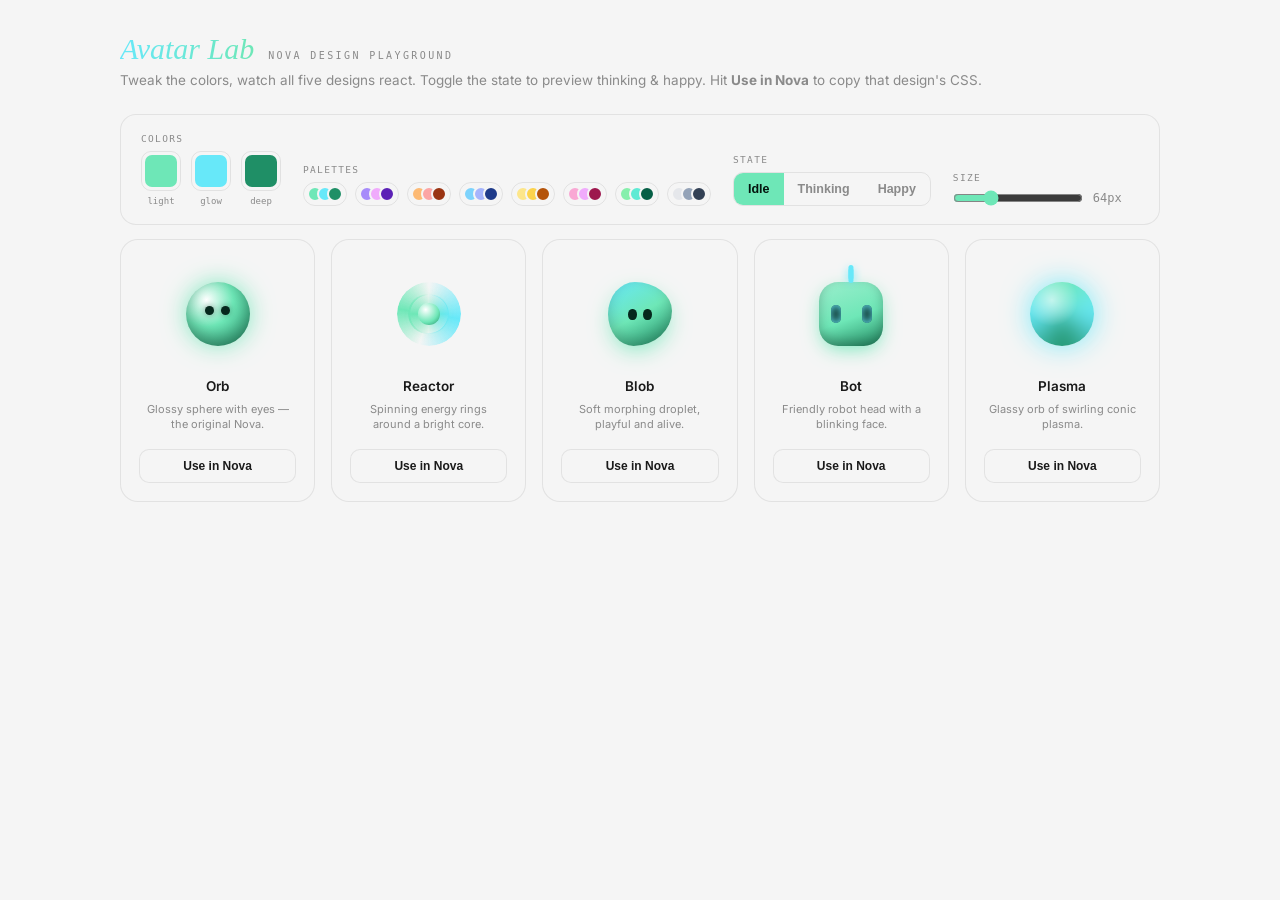
<file: avatar-lab.html>
<!DOCTYPE html>
<html lang="en">
<head>
<meta charset="UTF-8" />
<meta name="viewport" content="width=device-width, initial-scale=1.0" />
<title>Avatar Lab · Nova</title>
<!-- ============================================================
 * AVATAR LAB — local playground for the Nova avatar.
 * Pick colors, try 5 designs, preview idle / thinking / happy,
 * then "Use in Nova" copies the exact CSS for that design.
 * Pure HTML/CSS/JS, no build step. Serve locally and open.
 * ============================================================ -->
<style>
@import url('https://fonts.googleapis.com/css2?family=Inter:wght@400;500;600;700&display=swap');
* { box-sizing: border-box; margin: 0; padding: 0; }
:root {
  --c1: #6EE7B7;   /* primary / light */
  --c2: #67E8F9;   /* secondary / glow */
  --c3: #1f8f66;   /* deep / shadow   */
  --bg: #F5F5F5; --fg: #1A1A1A; --muted: #8A8A8A; --line: rgba(0,0,0,0.08);
}
html, body { background: #F5F5F5; }
body { font-family: 'Inter', -apple-system, BlinkMacSystemFont, system-ui, sans-serif; color: #1A1A1A; min-height: 100vh; }

.shell { max-width: 1080px; margin: 0 auto; padding: 32px 20px 80px; }
header { display: flex; align-items: baseline; gap: 14px; margin-bottom: 6px; }
header h1 { font-family: 'Times New Roman', Georgia, serif; font-style: italic; font-weight: 500; font-size: 30px;
  background: linear-gradient(90deg, var(--c2), var(--c1)); -webkit-background-clip: text; background-clip: text; -webkit-text-fill-color: transparent; }
header .role { font-family: ui-monospace, monospace; font-size: 10px; letter-spacing: .24em; text-transform: uppercase; color: var(--muted); }
.sub { color: var(--muted); font-size: 13.5px; margin-bottom: 26px; }

/* ---------- control bar ---------- */
.controls { display: flex; flex-wrap: wrap; gap: 22px; align-items: flex-end;
  background: rgba(255,255,255,.03); border: 1px solid rgba(0,0,0,0.08); border-radius: 16px; padding: 18px 20px; margin-bottom: 14px; }
.ctl { display: flex; flex-direction: column; gap: 7px; }
.ctl > label { font-family: ui-monospace, monospace; font-size: 9.5px; letter-spacing: .14em; text-transform: uppercase; color: var(--muted); }
.swatches { display: flex; gap: 10px; }
.swatch { display: flex; flex-direction: column; align-items: center; gap: 5px; }
.swatch input[type=color] { width: 40px; height: 40px; padding: 0; border: 1px solid rgba(0,0,0,0.08); border-radius: 10px; background: none; cursor: pointer; }
.swatch input[type=color]::-webkit-color-swatch-wrapper { padding: 3px; }
.swatch input[type=color]::-webkit-color-swatch { border: none; border-radius: 7px; }
.swatch span { font-size: 9px; color: var(--muted); font-family: ui-monospace, monospace; }

.seg { display: inline-flex; border: 1px solid rgba(0,0,0,0.08); border-radius: 10px; overflow: hidden; }
.seg button { border: 0; background: transparent; color: var(--muted); padding: 9px 14px; cursor: pointer; font-size: 12.5px; font-weight: 600; }
.seg button.on { background: var(--c1); color: #04140d; }

.presets { display: flex; flex-wrap: wrap; gap: 8px; }
.preset { border: 1px solid rgba(0,0,0,0.08); border-radius: 999px; padding: 6px; cursor: pointer; background: none; display: flex; gap: 0; align-items: center; }
.preset i { width: 16px; height: 16px; border-radius: 50%; display: block; margin: -3px; border: 2px solid var(--bg); }
.preset:hover { border-color: var(--c1); }

.sizebar { display: flex; align-items: center; gap: 10px; }
.sizebar input[type=range] { accent-color: var(--c1); width: 130px; }

/* ---------- gallery ---------- */
.grid { display: grid; grid-template-columns: repeat(auto-fill, minmax(190px, 1fr)); gap: 16px; }
.card { position: relative; background: rgba(255,255,255,.025); border: 1px solid rgba(0,0,0,0.08); border-radius: 18px;
  padding: 26px 18px 18px; display: flex; flex-direction: column; align-items: center; gap: 16px; min-height: 230px; transition: border-color .2s, transform .2s; }
.card:hover { border-color: color-mix(in srgb, var(--c1) 50%, transparent); transform: translateY(-2px); }
.stage { height: 96px; display: flex; align-items: center; justify-content: center; }
.card .name { font-size: 13.5px; font-weight: 600; }
.card .desc { font-size: 11px; color: var(--muted); text-align: center; line-height: 1.4; margin-top: -8px; }
.use { margin-top: auto; border: 1px solid rgba(0,0,0,0.08); background: rgba(255,255,255,.03); color: #1A1A1A;
  font-size: 12px; font-weight: 600; padding: 9px 0; width: 100%; border-radius: 10px; cursor: pointer; transition: .15s; }
.use:hover { background: var(--c1); color: #04140d; border-color: var(--c1); }
.use.copied { background: var(--c1); color: #04140d; border-color: var(--c1); }

/* ============================================================
   AVATAR DESIGNS — all driven by --c1 / --c2 / --c3.
   Container <div class="av av--N" data-state="idle|think|happy">
   sized by --s (px). States toggled by data-state on the body.
   ============================================================ */
.av { --s: 64px; width: var(--s); height: var(--s); position: relative; flex-shrink: 0; }

/* 1 · ORB — the original Nova orb */
.av--orb { border-radius: 50%;
  background: radial-gradient(circle at 32% 28%, #ffffff, var(--c1) 42%, var(--c3) 100%);
  box-shadow: 0 0 26px -2px var(--c1), inset 0 -7px 16px rgba(0,0,0,.28);
  animation: floatY 4s ease-in-out infinite; }
.av--orb::before, .av--orb::after { content:''; position:absolute; top:38%; width:14%; height:14%; border-radius:50%;
  background:#06281d; box-shadow:0 0 6px rgba(0,0,0,.4); transition:height .15s; }
.av--orb::before { left:30%; } .av--orb::after { right:30%; }
[data-state=think] .av--orb { animation: floatY 1.1s ease-in-out infinite, glowPulse 1.1s ease-in-out infinite; }
[data-state=happy] .av--orb::before, [data-state=happy] .av--orb::after { height:6%; border-radius:0 0 9px 9px; }

/* 2 · REACTOR — spinning conic rings round a core */
.av--reactor { display:grid; place-items:center; animation: floatY 4.5s ease-in-out infinite; }
.av--reactor::before { content:''; position:absolute; inset:0; border-radius:50%;
  background: conic-gradient(from 0deg, transparent, var(--c2), transparent 55%, var(--c1), transparent);
  -webkit-mask: radial-gradient(closest-side, transparent 58%, #000 60%); mask: radial-gradient(closest-side, transparent 58%, #000 60%);
  animation: spin 6s linear infinite; }
.av--reactor::after { content:''; position:absolute; inset:18%; border-radius:50%;
  background: conic-gradient(from 180deg, transparent, var(--c1), transparent 50%, var(--c2), transparent);
  -webkit-mask: radial-gradient(closest-side, transparent 48%, #000 50%); mask: radial-gradient(closest-side, transparent 48%, #000 50%);
  animation: spin 3.4s linear infinite reverse; }
.av--reactor i { width:34%; height:34%; border-radius:50%; z-index:1;
  background: radial-gradient(circle at 35% 30%, #fff, var(--c1) 60%, var(--c3));
  box-shadow: 0 0 18px var(--c1); }
[data-state=think] .av--reactor::before { animation-duration: 1.6s; }
[data-state=think] .av--reactor::after { animation-duration: 1s; }
[data-state=happy] .av--reactor i { animation: pop .5s ease; }

/* 3 · BLOB — morphing gooey droplet with eyes */
.av--blob { background: linear-gradient(150deg, var(--c2), var(--c1) 50%, var(--c3));
  box-shadow: 0 8px 24px -6px var(--c1), inset 0 -6px 14px rgba(0,0,0,.2);
  border-radius: 42% 58% 60% 40% / 50% 45% 55% 50%;
  animation: morph 6s ease-in-out infinite, floatY 5s ease-in-out infinite; }
.av--blob::before, .av--blob::after { content:''; position:absolute; top:42%; width:13%; height:18%; border-radius:50%;
  background:#06281d; transition:height .15s; }
.av--blob::before { left:32%; } .av--blob::after { right:32%; }
[data-state=think] .av--blob { animation: morph 1.8s ease-in-out infinite, floatY 1.4s ease-in-out infinite; }
[data-state=happy] .av--blob::before, [data-state=happy] .av--blob::after { height:7%; top:46%; border-radius:0 0 8px 8px; }

/* 4 · BOT — friendly rounded robot head */
.av--bot { border-radius: 30%;
  background: linear-gradient(160deg, color-mix(in srgb, var(--c1) 70%, #fff), var(--c1) 55%, var(--c3));
  box-shadow: 0 6px 20px -4px var(--c1), inset 0 -5px 12px rgba(0,0,0,.25); animation: floatY 4s ease-in-out infinite; }
.av--bot::before { content:''; position:absolute; left:50%; top:-22%; transform:translateX(-50%);
  width:8%; height:24%; background:var(--c2); border-radius:99px; box-shadow:0 -3px 0 0 var(--c2), 0 0 10px var(--c2); }
.av--bot .face { position:absolute; inset:24% 18%; display:flex; align-items:center; justify-content:space-between; }
.av--bot .face b { width:24%; height:55%; border-radius:99px; background:#06281d; box-shadow:0 0 8px var(--c2) inset; transition:.15s; animation: blink 4.2s infinite; }
[data-state=think] .av--bot .face b { animation: blink 1.1s infinite; }
[data-state=happy] .av--bot .face b { height:24%; border-radius:0 0 99px 99px; }

/* 5 · PLASMA — glassy swirling conic plasma */
.av--plasma { border-radius:50%; overflow:hidden; isolation:isolate;
  box-shadow: 0 0 30px -2px var(--c2), inset 0 0 0 1.5px rgba(255,255,255,.25); animation: floatY 4.5s ease-in-out infinite; }
.av--plasma::before { content:''; position:absolute; inset:-40%;
  background: conic-gradient(from 0deg, var(--c1), var(--c2), var(--c3), var(--c2), var(--c1));
  filter: blur(10px); animation: spin 7s linear infinite; }
.av--plasma::after { content:''; position:absolute; inset:0; border-radius:50%;
  background: radial-gradient(circle at 34% 28%, rgba(255,255,255,.6), transparent 42%); }
[data-state=think] .av--plasma::before { animation-duration: 1.8s; }
[data-state=happy] .av--plasma { animation: floatY 4.5s ease-in-out infinite, pop .5s ease; }

/* ---------- shared keyframes ---------- */
@keyframes floatY { 0%,100%{ transform: translateY(0) } 50%{ transform: translateY(-7px) } }
@keyframes glowPulse { 0%,100%{ box-shadow: 0 0 26px -2px var(--c1) } 50%{ box-shadow: 0 0 40px 3px var(--c1) } }
@keyframes spin { to { transform: rotate(360deg) } }
@keyframes morph {
  0%,100%{ border-radius: 42% 58% 60% 40% / 50% 45% 55% 50% }
  33%{ border-radius: 60% 40% 45% 55% / 55% 55% 45% 45% }
  66%{ border-radius: 45% 55% 55% 45% / 42% 58% 42% 58% } }
@keyframes blink { 0%,92%,100%{ transform: scaleY(1) } 96%{ transform: scaleY(.1) } }
@keyframes pop { 0%{ transform: scale(1) } 40%{ transform: scale(1.18) } 100%{ transform: scale(1) } }

.toast { position: fixed; left: 50%; bottom: 26px; transform: translateX(-50%) translateY(20px);
  background: var(--c1); color: #04140d; font-weight: 700; font-size: 13px; padding: 11px 20px; border-radius: 999px;
  opacity: 0; pointer-events: none; transition: .25s; box-shadow: 0 10px 30px -6px var(--c1); }
.toast.show { opacity: 1; transform: translateX(-50%) translateY(0); }

@media (max-width: 560px){ .controls { gap: 16px; } }
</style>
</head>
<body data-state="idle">
  <div class="shell">
    <header>
      <h1>Avatar Lab</h1><span class="role">Nova design playground</span>
    </header>
    <p class="sub">Tweak the colors, watch all five designs react. Toggle the state to preview thinking & happy. Hit <b>Use in Nova</b> to copy that design's CSS.</p>

    <div class="controls">
      <div class="ctl">
        <label>Colors</label>
        <div class="swatches">
          <div class="swatch"><input id="c1" type="color" value="#6EE7B7"><span>light</span></div>
          <div class="swatch"><input id="c2" type="color" value="#67E8F9"><span>glow</span></div>
          <div class="swatch"><input id="c3" type="color" value="#1f8f66"><span>deep</span></div>
        </div>
      </div>

      <div class="ctl">
        <label>Palettes</label>
        <div class="presets" id="presets"></div>
      </div>

      <div class="ctl">
        <label>State</label>
        <div class="seg" id="stateSeg">
          <button data-state="idle" class="on">Idle</button>
          <button data-state="think">Thinking</button>
          <button data-state="happy">Happy</button>
        </div>
      </div>

      <div class="ctl">
        <label>Size</label>
        <div class="sizebar"><input id="size" type="range" min="44" max="120" value="64"><span id="sizeVal" style="font-size:12px;color:var(--muted);font-family:ui-monospace,monospace">64px</span></div>
      </div>
    </div>

    <div class="grid" id="grid"></div>
  </div>

  <div class="toast" id="toast">Copied!</div>

<script>
(function(){
  const root = document.documentElement;
  const body = document.body;

  const DESIGNS = [
    { id:'orb',     name:'Orb',     desc:'Glossy sphere with eyes — the original Nova.', html:'' },
    { id:'reactor', name:'Reactor', desc:'Spinning energy rings around a bright core.',   html:'<i></i>' },
    { id:'blob',    name:'Blob',    desc:'Soft morphing droplet, playful and alive.',     html:'' },
    { id:'bot',     name:'Bot',     desc:'Friendly robot head with a blinking face.',     html:'<div class="face"><b></b><b></b></div>' },
    { id:'plasma',  name:'Plasma',  desc:'Glassy orb of swirling conic plasma.',          html:'' },
  ];

  const PALETTES = [
    { c1:'#6EE7B7', c2:'#67E8F9', c3:'#1f8f66' }, // mint (default)
    { c1:'#A78BFA', c2:'#F0ABFC', c3:'#5B21B6' }, // violet
    { c1:'#FDBA74', c2:'#FCA5A5', c3:'#9A3412' }, // sunset
    { c1:'#7DD3FC', c2:'#A5B4FC', c3:'#1E3A8A' }, // ocean
    { c1:'#FDE68A', c2:'#FCD34D', c3:'#B45309' }, // gold
    { c1:'#F9A8D4', c2:'#F0ABFC', c3:'#9D174D' }, // bubblegum
    { c1:'#86EFAC', c2:'#5EEAD4', c3:'#065F46' }, // emerald
    { c1:'#E5E7EB', c2:'#94A3B8', c3:'#334155' }, // graphite
  ];

  // build gallery
  const grid = document.getElementById('grid');
  DESIGNS.forEach(d => {
    const card = document.createElement('div');
    card.className = 'card';
    card.innerHTML =
      '<div class="stage"><div class="av av--'+d.id+'">'+d.html+'</div></div>' +
      '<div class="name">'+d.name+'</div>' +
      '<div class="desc">'+d.desc+'</div>' +
      '<button class="use" data-id="'+d.id+'">Use in Nova</button>';
    grid.appendChild(card);
  });

  // build palette chips
  const presets = document.getElementById('presets');
  PALETTES.forEach(p => {
    const b = document.createElement('button');
    b.className = 'preset'; b.title = 'Apply palette';
    b.innerHTML = '<i style="background:'+p.c1+'"></i><i style="background:'+p.c2+'"></i><i style="background:'+p.c3+'"></i>';
    b.addEventListener('click', () => applyPalette(p));
    presets.appendChild(b);
  });

  // colors
  const c1 = document.getElementById('c1'), c2 = document.getElementById('c2'), c3 = document.getElementById('c3');
  function syncColors(){ root.style.setProperty('--c1', c1.value); root.style.setProperty('--c2', c2.value); root.style.setProperty('--c3', c3.value); }
  [c1,c2,c3].forEach(el => el.addEventListener('input', syncColors));
  function applyPalette(p){ c1.value=p.c1; c2.value=p.c2; c3.value=p.c3; syncColors(); }
  syncColors();

  // size
  const size = document.getElementById('size'), sizeVal = document.getElementById('sizeVal');
  function syncSize(){ document.querySelectorAll('.av').forEach(a => a.style.setProperty('--s', size.value+'px')); sizeVal.textContent = size.value+'px'; }
  size.addEventListener('input', syncSize); syncSize();

  // state
  document.getElementById('stateSeg').addEventListener('click', e => {
    const btn = e.target.closest('button'); if (!btn) return;
    body.dataset.state = btn.dataset.state;
    document.querySelectorAll('#stateSeg button').forEach(b => b.classList.toggle('on', b === btn));
  });

  // ---- "Use in Nova": copy the chosen design's CSS, ready to paste ----
  const toast = document.getElementById('toast');
  function showToast(msg){ toast.textContent = msg; toast.classList.add('show'); setTimeout(()=>toast.classList.remove('show'), 1600); }

  function cssFor(id){
    const vars = `:root{\n  --c1: ${c1.value};\n  --c2: ${c2.value};\n  --c3: ${c3.value};\n}`;
    const sheet = document.styleSheets[0];
    const want = ['.av ', '.av--'+id, '@keyframes floatY','@keyframes glowPulse','@keyframes spin','@keyframes morph','@keyframes blink','@keyframes pop'];
    const rules = [];
    for (const r of sheet.cssRules){
      const t = r.cssText;
      if (t.startsWith('.av{') || t.startsWith('.av ')) { rules.push(t); continue; }
      if (t.includes('.av--'+id)) { rules.push(t); continue; }
      if (t.startsWith('@keyframes')) { rules.push(t); continue; }
    }
    return `/* Nova avatar · "${id}" design — paste into your stylesheet */\n${vars}\n\n` + rules.join('\n') +
      `\n\n<!-- markup -->\n<div class="av av--${id}" data-state="idle">${DESIGNS.find(d=>d.id===id).html}</div>`;
  }

  grid.addEventListener('click', async e => {
    const btn = e.target.closest('.use'); if (!btn) return;
    const css = cssFor(btn.dataset.id);
    try { await navigator.clipboard.writeText(css); } catch(_){
      const ta = document.createElement('textarea'); ta.value = css; document.body.appendChild(ta); ta.select(); document.execCommand('copy'); ta.remove();
    }
    btn.classList.add('copied'); btn.textContent = '✓ Copied CSS';
    setTimeout(()=>{ btn.classList.remove('copied'); btn.textContent = 'Use in Nova'; }, 1500);
    showToast(btn.dataset.id + ' CSS copied');
  });
})();
</script>
</body>
</html>
</file>
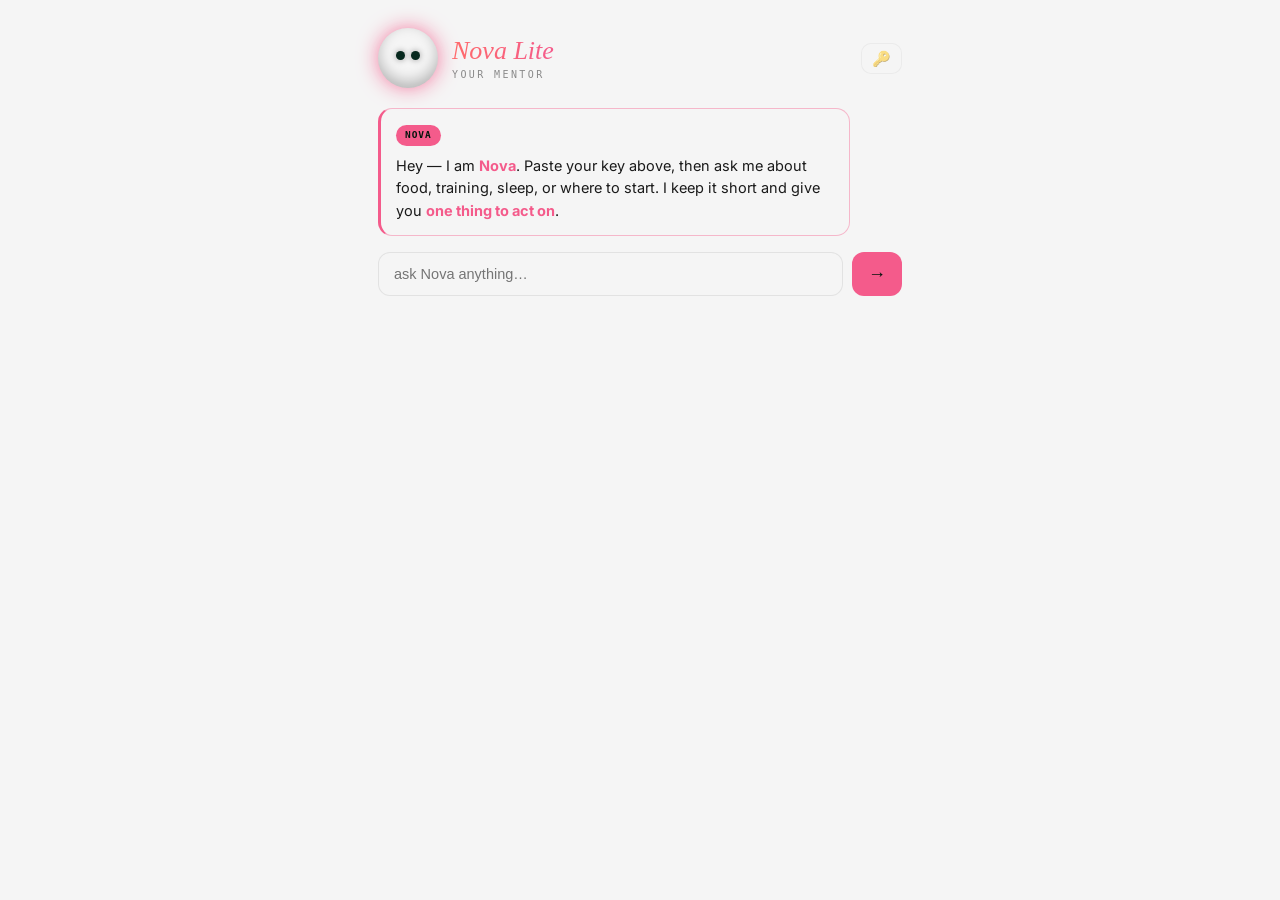
<file: nova-lite.html>
<!DOCTYPE html>
<html lang="en">
<head>
<meta charset="UTF-8" />
<meta name="viewport" content="width=device-width, initial-scale=1.0" />
<title>Nova Lite · AI Mentor</title>
<!-- ============================================================
 * NOVA LITE — a simple, drop-in AI mentor for ANY dashboard.
 * Single self-contained file. No backend, no build step.
 *
 * HOW IT WORKS (bring-your-own-key):
 *   • The viewer pastes their OWN Anthropic API key (stored only in
 *     their browser's localStorage — never sent anywhere but Anthropic).
 *   • Nova reads whatever the dashboard saved in localStorage for context.
 *   • Calls the Claude API directly from the browser using the
 *     `anthropic-dangerous-direct-browser-access` header.
 *
 * This is the lightweight version: a flat CSS orb (no 3D), basic chat.
 * The premium build (3D avatar, Spark voice scheduler, secure server
 * proxy, palettes) is the paid Patreon episode.
 * ============================================================ -->
<style>
@import url('https://fonts.googleapis.com/css2?family=Inter:wght@400;500;600;700&display=swap');
* { box-sizing: border-box; margin: 0; padding: 0; }
:root { --accent: #F45B8B; --accent-2: #FF6B6B; --bg: #F5F5F5; --fg: #1A1A1A; --muted: #8A8A8A; --line: rgba(0,0,0,0.08); }
html, body { background: #F5F5F5; }
body { font-family: 'Inter', -apple-system, BlinkMacSystemFont, system-ui, sans-serif; color: #1A1A1A; min-height: 100vh; }

.wrap { max-width: 560px; margin: 0 auto; padding: 28px 18px 60px; }
.top { display: flex; align-items: center; gap: 14px; margin-bottom: 20px; }
.key-toggle { margin-left: auto; border: 1px solid rgba(0,0,0,0.08); background: rgba(255,255,255,.03); border-radius: 10px; padding: 7px 10px; cursor: pointer; font-size: 15px; line-height: 1; opacity: .55; transition: opacity .15s; }
.key-toggle:hover { opacity: 1; }
.key-toggle.has-key { opacity: 1; border-color: var(--accent); }
.keypanel { display: none; }
.keypanel.open { display: block; }

/* ---- flat CSS orb avatar (lightweight, no Three.js) ---- */
.orb { width: 60px; height: 60px; border-radius: 50%; position: relative; flex-shrink: 0;
  background: #F5F5F5;
  box-shadow: 0 0 22px -2px var(--accent), inset 0 -6px 14px rgba(0,0,0,.25);
  animation: orbFloat 4s ease-in-out infinite; }
.orb::before, .orb::after { content: ''; position: absolute; top: 38%; width: 9px; height: 9px; border-radius: 50%;
  background: #06281d; box-shadow: 0 0 6px rgba(0,0,0,.4); transition: height .15s; }
.orb::before { left: 30%; } .orb::after { right: 30%; }
.orb.think { animation: orbFloat 1.1s ease-in-out infinite, orbPulse 1.1s ease-in-out infinite; }
.orb.happy::before, .orb.happy::after { height: 4px; border-radius: 0 0 9px 9px; }
@keyframes orbFloat { 0%,100% { transform: translateY(0) } 50% { transform: translateY(-6px) } }
@keyframes orbPulse { 0%,100% { box-shadow: 0 0 22px -2px var(--accent) } 50% { box-shadow: 0 0 34px 2px var(--accent) } }

.title h1 { font-family: 'Times New Roman', Georgia, serif; font-style: italic; font-size: 26px; font-weight: 500;
  background: linear-gradient(90deg, var(--accent-2), var(--accent)); -webkit-background-clip: text; background-clip: text; -webkit-text-fill-color: transparent; }
.title .role { font-family: ui-monospace, monospace; font-size: 10px; letter-spacing: .24em; text-transform: uppercase; color: var(--muted); margin-top: 3px; }

/* ---- key setup ---- */
.keybar { display: flex; gap: 8px; margin-bottom: 16px; }
.keybar input { flex: 1; background: rgba(255,255,255,.03); border: 1px solid rgba(0,0,0,0.08); color: #1A1A1A; border-radius: 10px; padding: 11px 13px; font-size: 13px; outline: none; }
.keybar input:focus { border-color: var(--accent); }
.keybar button { border: 0; border-radius: 10px; padding: 0 16px; cursor: pointer; color: #04140d; background: var(--accent); font-weight: 600; font-size: 13px; }
.hint { font-size: 12px; color: var(--muted); line-height: 1.5; margin-bottom: 18px; }
.hint a { color: var(--accent-2); }
.hint.saved { color: var(--accent); }

/* ---- chat ---- */
.feed { display: flex; flex-direction: column; gap: 12px; margin-bottom: 16px; }
.msg { max-width: 90%; }
.msg.user { align-self: flex-end; }
.msg.coach { align-self: flex-start; width: 100%; }
.bubble { border-radius: 14px; padding: 13px 15px; font-size: 14.5px; line-height: 1.55; }
.msg.user .bubble { background: rgba(0,0,0,0.03); border: 1px solid rgba(0,0,0,0.08); }
.msg.coach .bubble { background: rgba(255,255,255,.04); border: 1px solid color-mix(in srgb, var(--accent) 40%, transparent); border-left: 3px solid var(--accent); }
.tag { display: inline-block; margin-bottom: 9px; font-family: ui-monospace, monospace; font-size: 9.5px; font-weight: 700; letter-spacing: .1em; text-transform: uppercase; color: #04140d; background: var(--accent); padding: 3px 9px; border-radius: 999px; }
.bubble b, .pill { color: var(--accent); font-weight: 700; }
.pill { background: color-mix(in srgb, var(--accent) 18%, transparent); padding: 1px 7px; border-radius: 6px; font-weight: 600; }
.reply-list { margin: 6px 0 0; padding-left: 18px; display: grid; gap: 6px; }
.reply-list li { line-height: 1.45; }
.dots { display: inline-flex; gap: 5px; } .dots i { width: 6px; height: 6px; border-radius: 50%; background: var(--accent); opacity: .4; animation: d 1.2s ease-in-out infinite; }
.dots i:nth-child(2){animation-delay:.2s} .dots i:nth-child(3){animation-delay:.4s}
@keyframes d { 0%,100%{opacity:.35;transform:scale(1)} 50%{opacity:1;transform:scale(1.4)} }

.composer { display: flex; gap: 9px; }
.composer input { flex: 1; background: rgba(255,255,255,.03); border: 1px solid rgba(0,0,0,0.08); color: #1A1A1A; border-radius: 12px; padding: 13px 15px; font-size: 14.5px; outline: none; }
.composer input:focus { border-color: var(--accent); }
.composer button { width: 50px; border: 0; border-radius: 12px; cursor: pointer; color: #04140d; background: var(--accent); font-size: 18px; }
.composer button:active { transform: scale(.94); }
</style>
</head>
<body>
  <div class="wrap">
    <div class="top">
      <div class="orb" id="orb"></div>
      <div class="title"><h1>Nova Lite</h1><div class="role">your mentor</div></div>
      <button id="keyToggle" class="key-toggle" aria-label="API key settings" title="API key">🔑</button>
    </div>

    <div class="keypanel" id="keypanel">
      <div class="keybar">
        <input id="keyInput" type="password" placeholder="paste your Anthropic API key (sk-ant-…)" autocomplete="off" />
        <button id="keySave">Save</button>
      </div>
      <div class="hint" id="hint">
        Your key is stored only in <b>this browser</b> and sent straight to Anthropic — never to us.
        Get one at <a href="https://console.anthropic.com/settings/keys" target="_blank" rel="noopener">console.anthropic.com</a>.
      </div>
    </div>

    <div class="feed" id="feed"></div>

    <div class="composer">
      <input id="chatInput" placeholder="ask Nova anything…" autocomplete="off" />
      <button id="send" aria-label="Send">→</button>
    </div>
  </div>

<script>
(function(){
  const KEY_LS = 'nova_lite_api_key';
  const feed = document.getElementById('feed');
  const input = document.getElementById('chatInput');
  const orb = document.getElementById('orb');
  const keyInput = document.getElementById('keyInput');
  const hint = document.getElementById('hint');
  const keypanel = document.getElementById('keypanel');
  const keyToggle = document.getElementById('keyToggle');
  keyToggle.addEventListener('click', () => keypanel.classList.toggle('open'));

  function esc(s){ return String(s).replace(/[&<>"]/g, c => ({'&':'&amp;','<':'&lt;','>':'&gt;','"':'&quot;'}[c])); }
  function setOrb(s){ orb.className = 'orb' + (s ? ' ' + s : ''); }

  // ---- key handling ----
  function savedKey(){ try { return localStorage.getItem(KEY_LS) || ''; } catch(e){ return ''; } }
  if (savedKey()) { hint.classList.add('saved'); hint.innerHTML = '✓ Key saved in this browser. Ask away.'; keyInput.placeholder = '•••• key saved ••••'; keyToggle.classList.add('has-key'); }
  document.getElementById('keySave').addEventListener('click', () => {
    const k = keyInput.value.trim();
    if (!k) return;
    try { localStorage.setItem(KEY_LS, k); } catch(e){}
    keyInput.value = ''; keyInput.placeholder = '•••• key saved ••••';
    hint.classList.add('saved'); hint.innerHTML = '✓ Key saved in this browser. Ask away.';
    keyToggle.classList.add('has-key');
    keypanel.classList.remove('open'); // tuck it away so it's not on screen
  });

  // ---- read whatever the dashboard stored (for context) ----
  function dashboardData(){
    const out = {};
    for (let i = 0; i < localStorage.length; i++){
      const k = localStorage.key(i);
      if (k === KEY_LS) continue; // never send the key as data
      try { out[k] = JSON.parse(localStorage.getItem(k)); } catch(e){ out[k] = localStorage.getItem(k); }
    }
    return out;
  }

  // ---- render: bullets + **pills** ----
  function inlineMarks(s){ return esc(s).replace(/\*\*(.+?)\*\*/g, '<span class="pill">$1</span>'); }
  function render(text){
    const lines = String(text).split(/\r?\n/).map(l => l.trim()).filter(Boolean);
    const items = [], loose = [];
    for (const l of lines){
      if (/^[-•*]\s+/.test(l)) items.push('<li>' + inlineMarks(l.replace(/^[-•*]\s+/, '')) + '</li>');
      else loose.push(inlineMarks(l));
    }
    let html = loose.join('<br>');
    if (items.length) html += (html ? '<br>' : '') + '<ul class="reply-list">' + items.join('') + '</ul>';
    return html;
  }
  function addUser(t){ const e = document.createElement('div'); e.className = 'msg user'; e.innerHTML = '<div class="bubble">' + esc(t) + '</div>'; feed.appendChild(e); scroll(); }
  function addCoach(html){ const e = document.createElement('div'); e.className = 'msg coach'; e.innerHTML = '<div class="bubble"><span class="tag">Nova</span><div>' + html + '</div></div>'; feed.appendChild(e); scroll(); return e; }
  function scroll(){ window.scrollTo(0, document.body.scrollHeight); }

  const SYS =
    "You are Nova, a personal mentor living inside the user's life-tracking dashboard. " +
    "You can see their saved data (food, water, gym, finance, sleep, goals, etc.). " +
    "Give honest, specific, encouraging guidance. " +
    "Answer in short bullet points starting with '- ', few words each, plain language. " +
    "Wrap key words and numbers in **double asterisks**. " +
    "End with one '- Do today:' bullet giving the single action. " +
    "Dashboard data as JSON:\n";

  let busy = false;
  async function ask(text){
    text = (text||'').trim(); if (!text || busy) return;
    const key = savedKey();
    if (!key){ addCoach('- Paste your **Anthropic API key** above first, then ask me again.'); return; }
    busy = true; addUser(text); input.value = '';
    setOrb('think');
    const loading = addCoach('<span class="dots"><i></i><i></i><i></i></span>');
    try {
      const res = await fetch('https://api.anthropic.com/v1/messages', {
        method: 'POST',
        headers: {
          'content-type': 'application/json',
          'x-api-key': key,
          'anthropic-version': '2023-06-01',
          'anthropic-dangerous-direct-browser-access': 'true',
        },
        body: JSON.stringify({
          model: 'claude-opus-4-8',
          max_tokens: 1024,
          system: SYS + JSON.stringify(dashboardData()),
          messages: [{ role: 'user', content: text }],
        }),
      });
      const json = await res.json();
      if (json.error){ loading.querySelector('div:last-child').innerHTML = render('- ' + (json.error.message || 'Something went wrong — check your API key.')); setOrb(''); busy = false; return; }
      const reply = (json.content && json.content[0] && json.content[0].text) || 'Hmm, no reply.';
      loading.querySelector('div:last-child').innerHTML = render(reply);
      setOrb('happy'); setTimeout(() => setOrb(''), 2500);
    } catch(e){
      loading.querySelector('div:last-child').innerHTML = render('- Could not reach Anthropic — check your connection and key.');
      setOrb('');
    }
    busy = false;
  }

  document.getElementById('send').addEventListener('click', () => ask(input.value));
  input.addEventListener('keydown', e => { if (e.key === 'Enter') ask(input.value); });

  addCoach('Hey — I am <b>Nova</b>. Paste your key above, then ask me about food, training, sleep, or where to start. I keep it short and give you <b>one thing to act on</b>.');
})();
</script>
</body>
</html>
</file>
